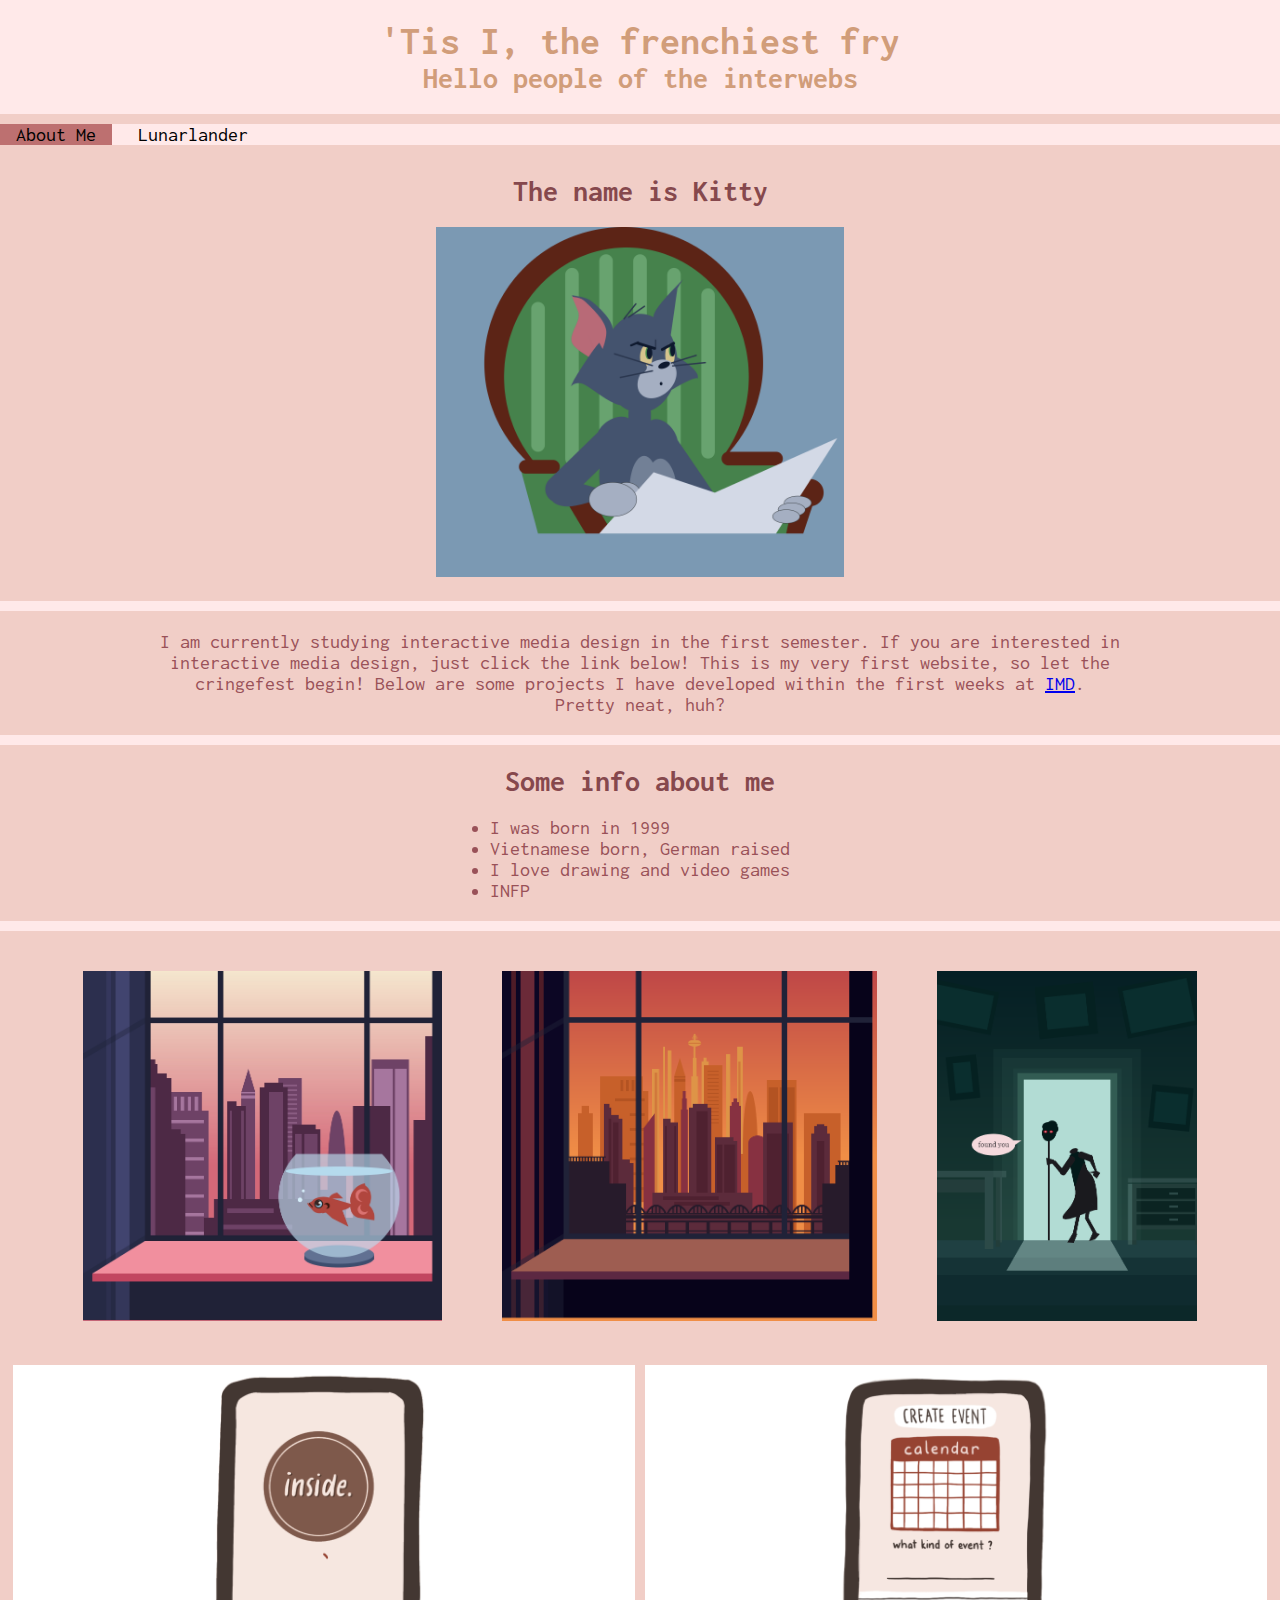
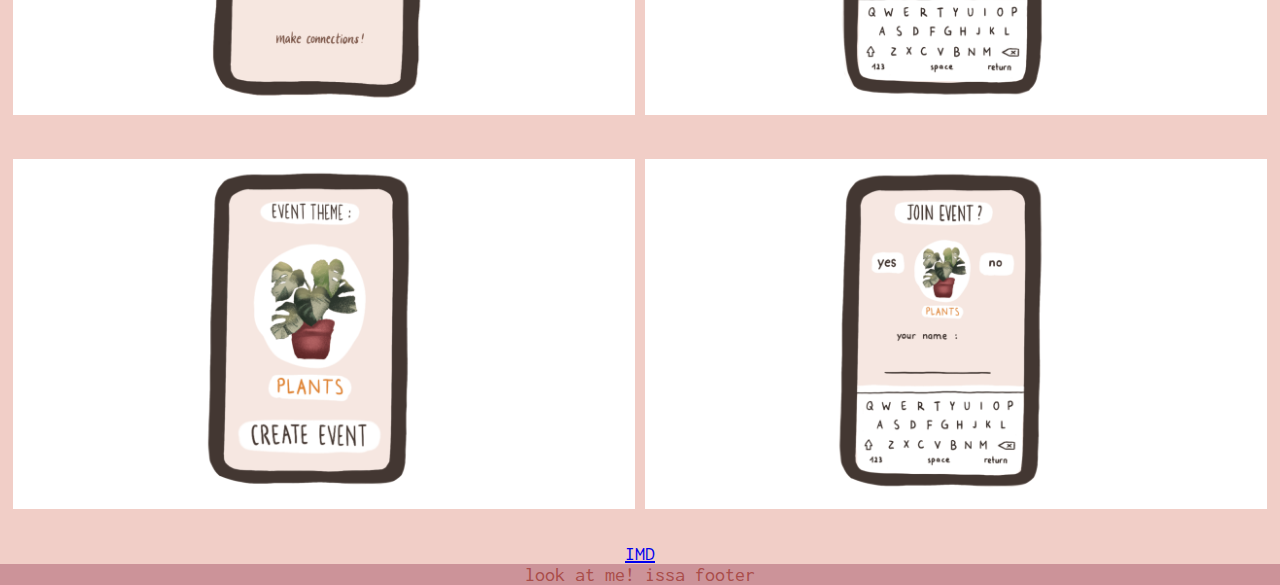
<file: index.html>
<!DOCTYPE html>
<html>

<head>
  <title>Hello Internet</title>
  <link rel="stylesheet" type="text/css" href="makemepretty.css">
</head>

<body>
  <!-- HEADER -->
  <div class="header">
    <h1>'Tis I, the frenchiest fry</h1>
    <h2>Hello people of the interwebs</h2>
  </div>


  <!-- NAV -->
  <ul class="navbar">
    <li><a class="active" href="index.html">About Me</a></li>
    <li><a href="lunarlander.html">Lunarlander</a></li>
  </ul>

  <div class="content">
    <h3>The name is Kitty</h3>
    <img class="pictures" src="assets/me.png" alt="selfie" />

    <hr>

    <div class="about-me-text"> I am currently studying interactive media design in the first semester. If you are
      interested in interactive
      media
      design, just click the link below! This is my very first website, so let the cringefest begin! Below are some
      projects I have developed within the first weeks at <a href="http://imd.mediencampus.h-da.de">IMD</a>. <br />
      Pretty neat, huh?
    </div>

    <hr>

    <h3>Some info about me</h3>
    <ul class="bullet-points">
      <li>I was born in 1999</li>
      <li>Vietnamese born, German raised</li>
      <li>I love drawing and video games</li>
      <li>INFP</li>

    </ul>


    <hr>

    <div class="artworks">

      <img class="margin-right" src="assets/fish.jpg" alt="img1" />
      <img class="margin-right" src="assets/stadt.png" alt="img2" />
      <img src="assets/sprechblase_halloween.png" alt="img3" />
      <br />
      <img class="margin-top" src="assets/Intro_Loading.gif" alt="img1" />
      <img class="margin-top" src="assets/Calendar_2.gif" alt="img1" />
      <img class="margin-top" src="assets/Create_Event.gif" alt="img1" />
      <img class="margin-top" src="assets/Nesrin_Joins_Event.gif" alt="img1" />

    </div>

  </div>

  <a href="http://imd.mediencampus.h-da.de">IMD</a>
  <footer>
    look at me! issa footer
  </footer>
</body>

</html>
</file>
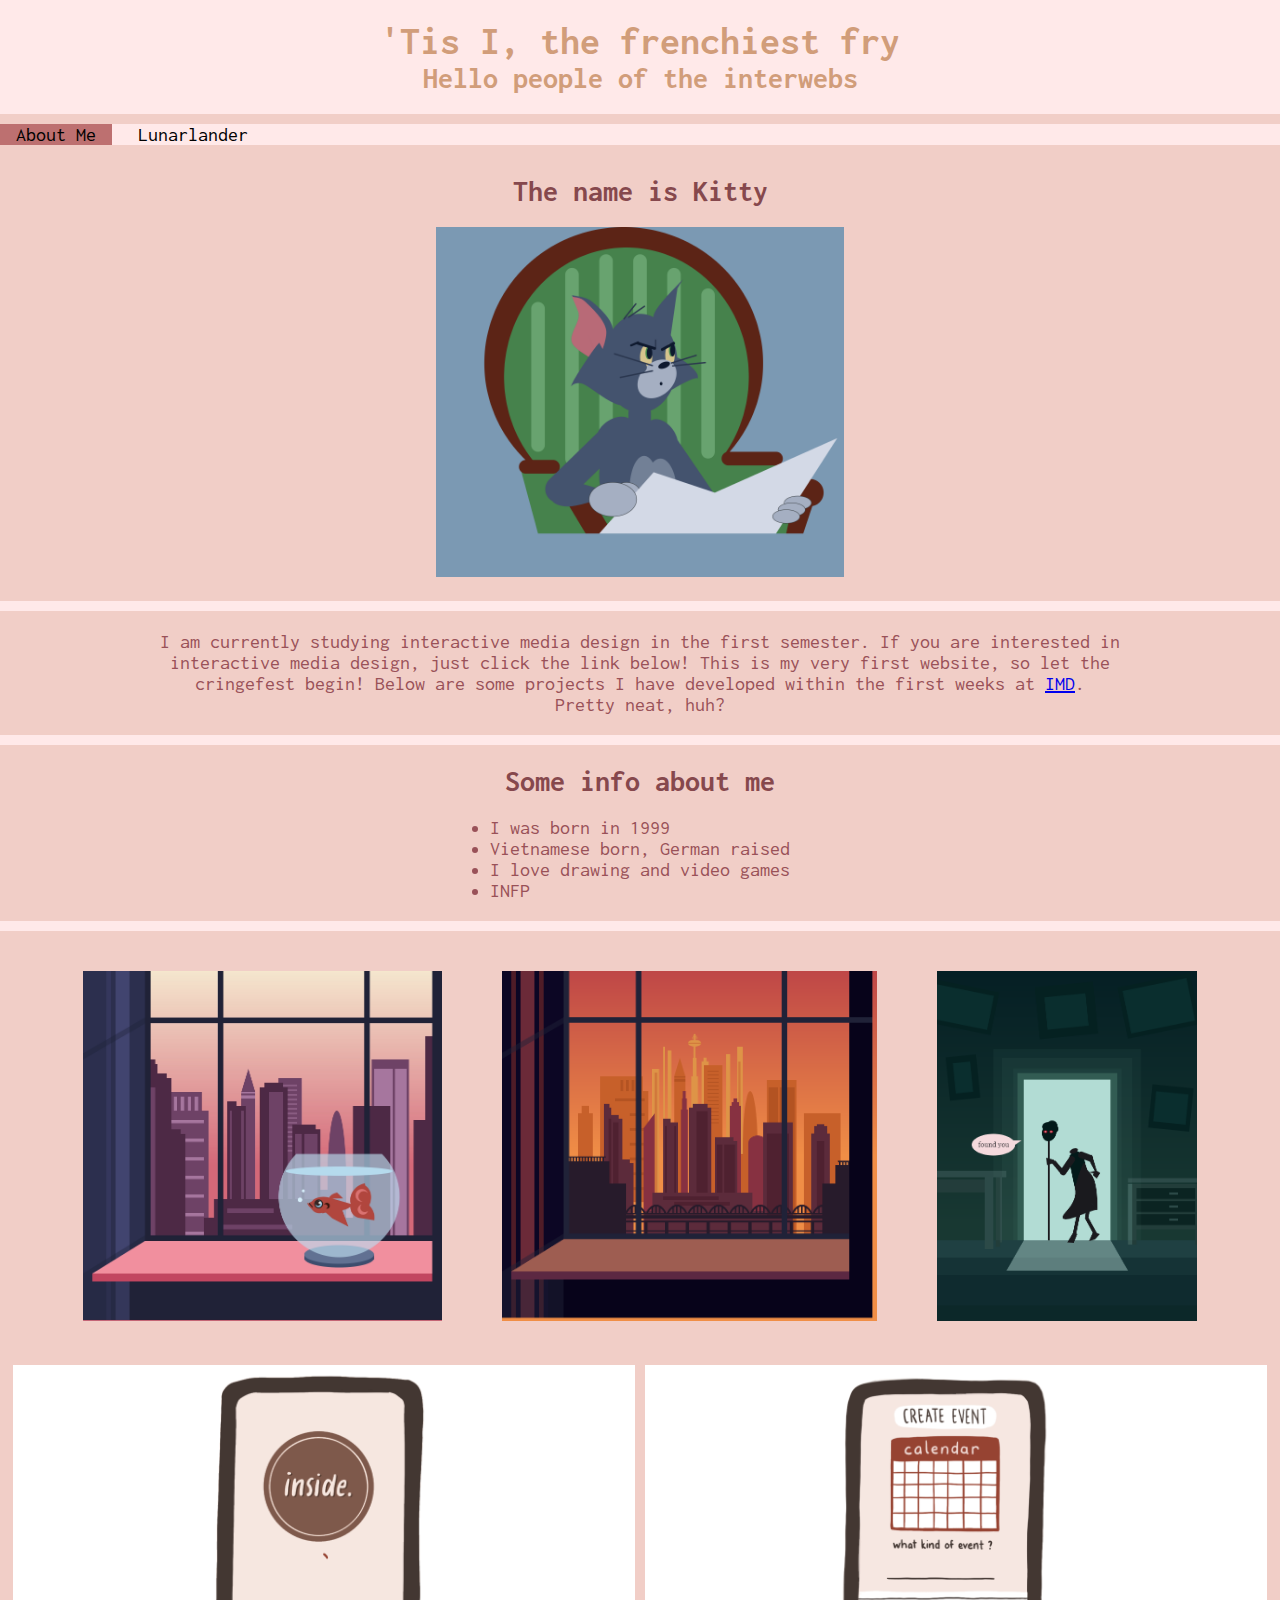
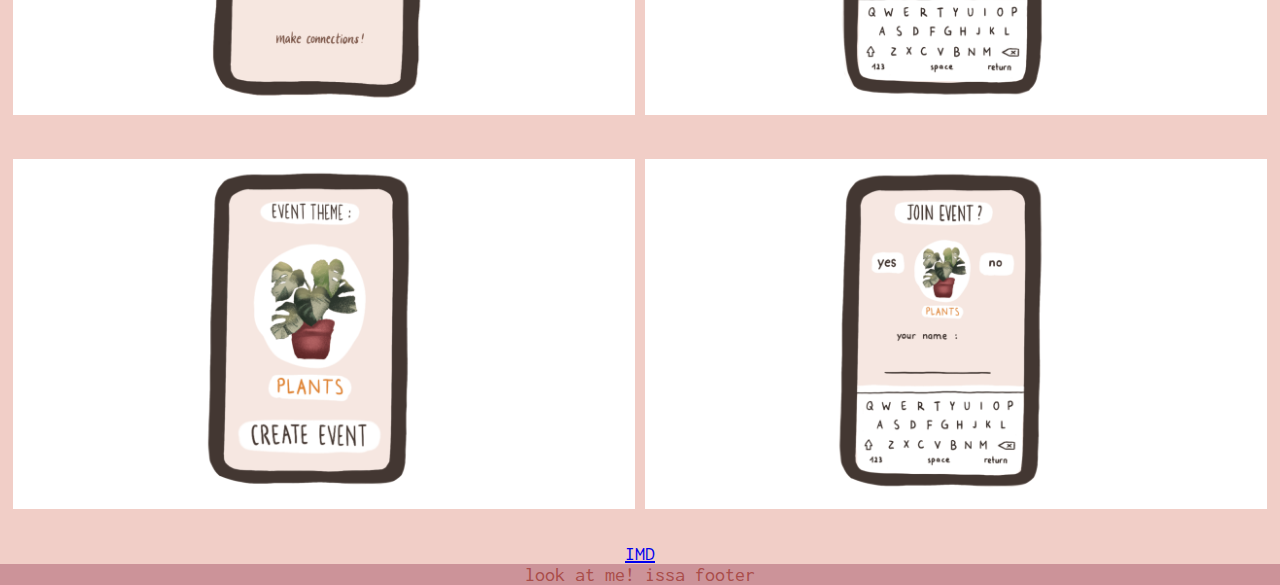
<file: aboutme.html>
<!DOCTYPE html>
<html>

<head>
  <title>Hello Internet</title>
  <link rel="stylesheet" type="text/css" href="makemepretty.css">
</head>

<body>
  <!-- HEADER -->
  <div class="header">
    <h1>'Tis I, the frenchiest fry</h1>
    <h2>Hello people of the interwebs</h2>
  </div>


  <!-- NAV -->
  <ul class="navbar">
    <li><a class="active" href="aboutme.html">About Me</a></li>
    <li><a href="lunarlander.html">Lunarlander</a></li>
  </ul>

  <div class="content">
    <h3>The name is Kitty</h3>
    <img class="pictures" src="assets/me.png" alt="selfie" />

    <hr>

    <div class="about-me-text"> I am currently studying interactive media design in the first semester. If you are
      interested in interactive
      media
      design, just click the link below! This is my very first website, so let the cringefest begin! Below are some
      projects I have developed within the first weeks at <a href="http://imd.mediencampus.h-da.de">IMD</a>. <br />
      Pretty neat, huh?
    </div>

    <hr>

    <h3>Some info about me</h3>
    <ul class="bullet-points">
      <li>I was born in 1999</li>
      <li>Vietnamese born, German raised</li>
      <li>I love drawing and video games</li>
      <li>INFP</li>

    </ul>


    <hr>

    <div class="artworks">

      <img class="margin-right" src="assets/fish.jpg" alt="img1" />
      <img class="margin-right" src="assets/stadt.png" alt="img2" />
      <img src="assets/sprechblase_halloween.png" alt="img3" />
      <br />
      <img class="margin-top" src="assets/Intro_Loading.gif" alt="img1" />
      <img class="margin-top" src="assets/Calendar_2.gif" alt="img1" />
      <img class="margin-top" src="assets/Create_Event.gif" alt="img1" />
      <img class="margin-top" src="assets/Nesrin_Joins_Event.gif" alt="img1" />

    </div>

  </div>

  <a href="http://imd.mediencampus.h-da.de">IMD</a>
  <footer>
    look at me! issa footer
  </footer>
</body>

</html>
</file>
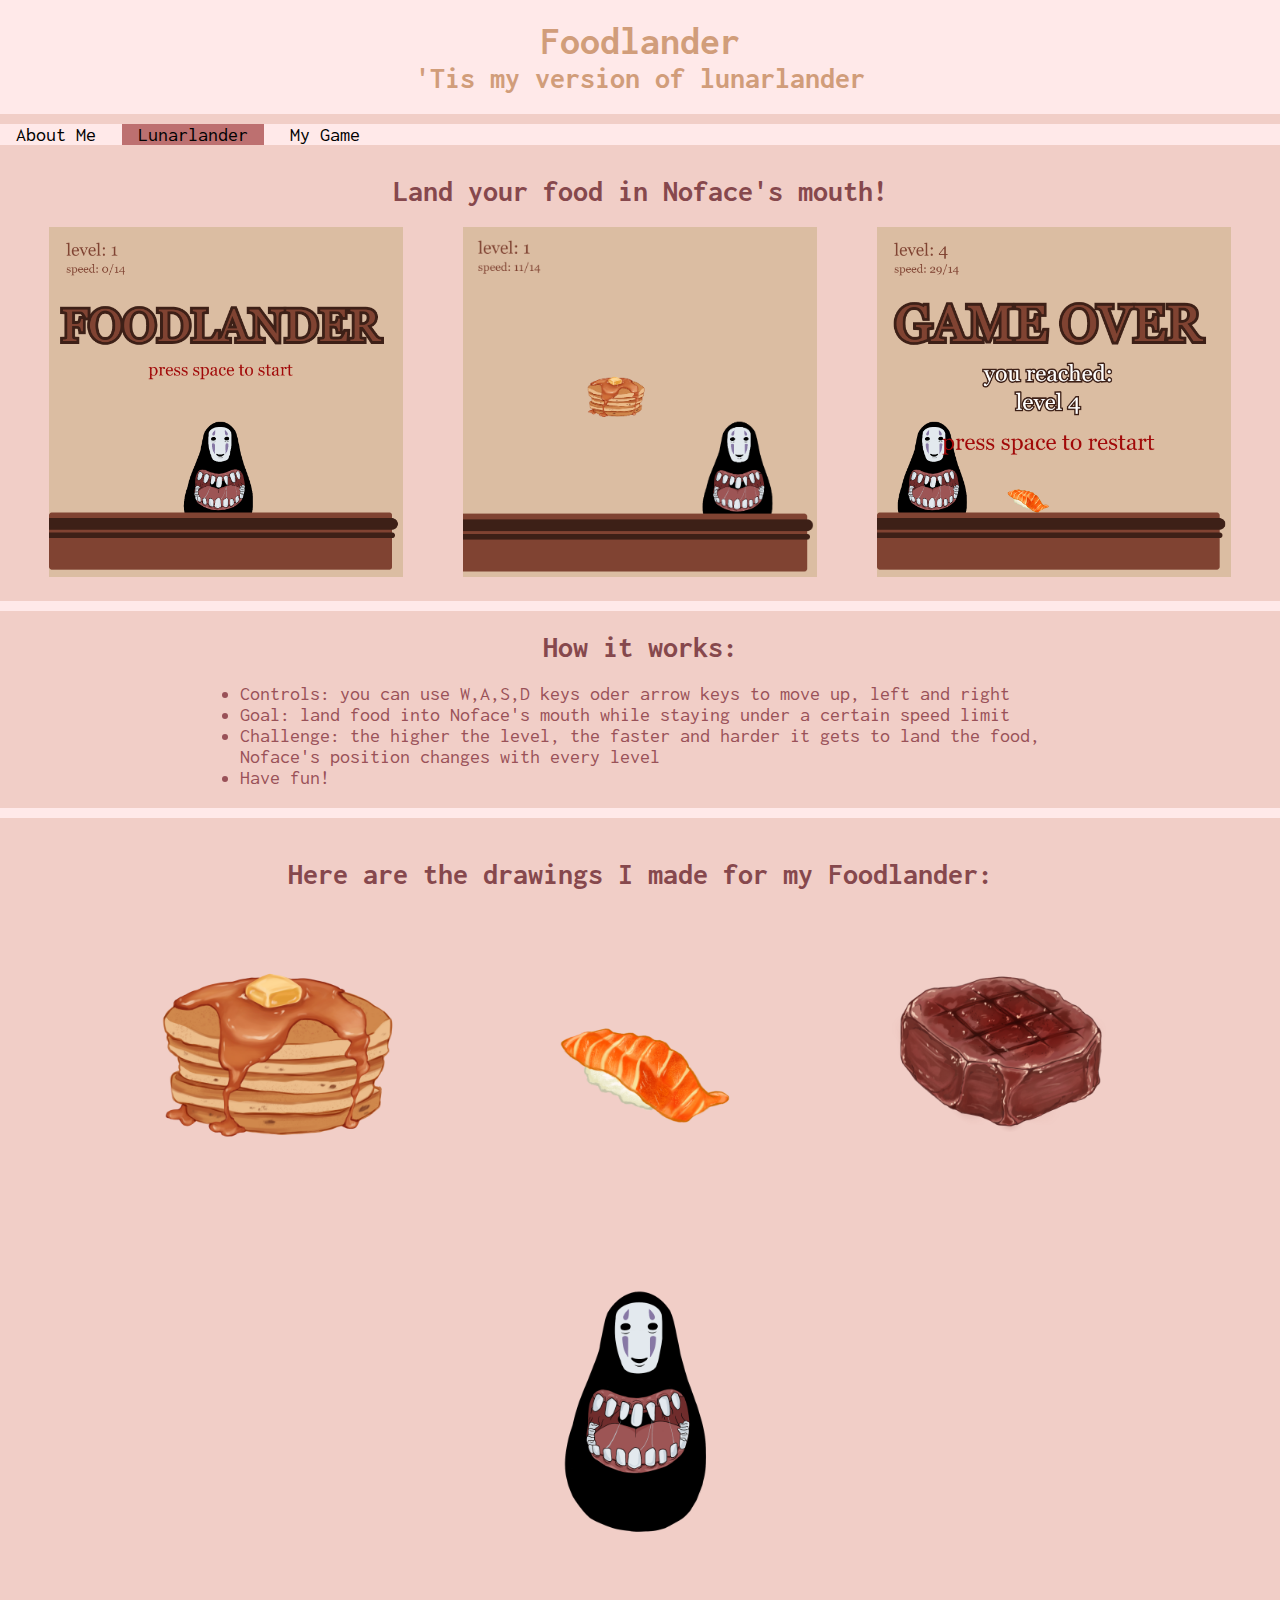
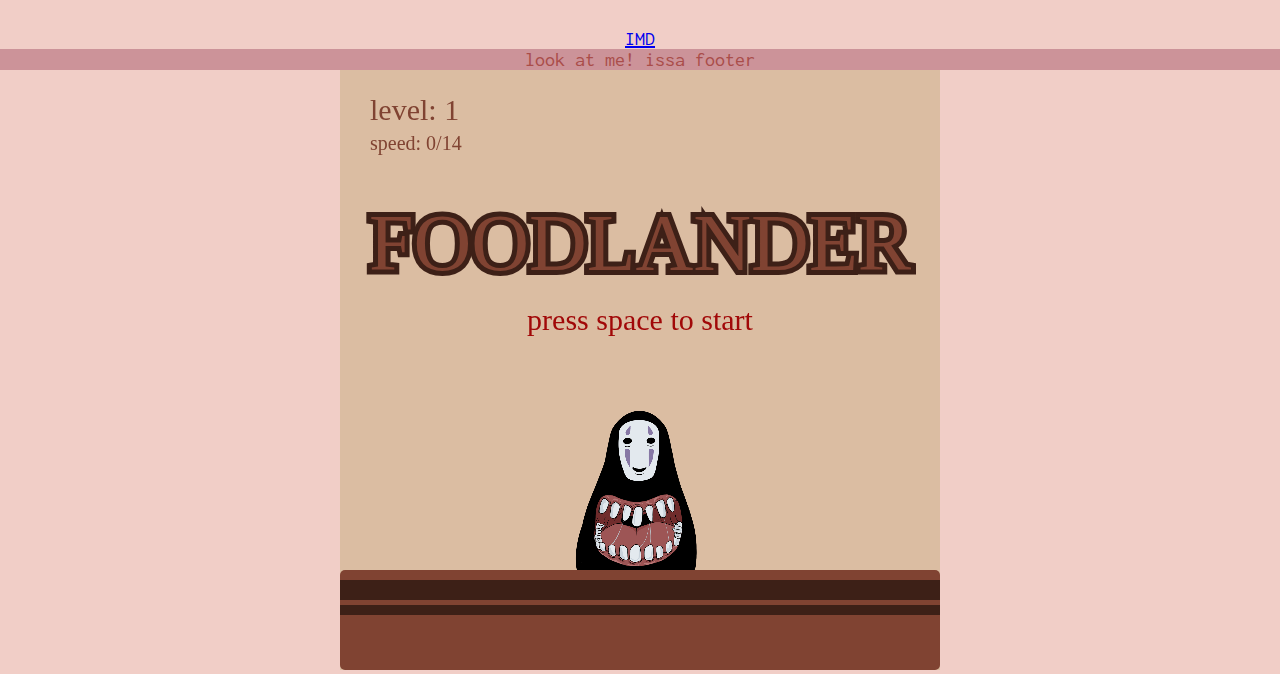
<file: lunarlander.html>
<!DOCTYPE html>
<html>

<head>
  <title>Lunar Lander</title>
  <script src="p5.min.js"></script>
  <script src="p5setup.js"></script>
  <script src="lunarlander.js"></script>
  <link rel="stylesheet" type="text/css" href="makemepretty.css">
  <link rel="stylesheet" type="text/css" href="style.css">
</head>

<body>
  <!-- HEADER -->
  <div class="header">
    <h1>Foodlander</h1>
    <h2>'Tis my version of lunarlander</h2>
  </div>


  <!-- NAV -->
  <ul class="navbar">
    <li><a href="index.html">About Me</a></li>
    <li><a class="active" href="lunarlander.html">Lunarlander</a></li>
    <li><a href="lunarlandergame.html">My Game</a></li>

  </ul>

  <div class="content">
    <h3>Land your food in Noface's mouth!</h3>
    <div class="pictures">
      <img class="margin-right" src="assets/foodlander1.png" alt="selfie" />
      <img class="margin-right" src="assets/foodlander3.png" alt="selfie" />
      <img src="assets/foodlander2.png" alt="selfie" />


    </div>

    <hr />


    <h3>How it works:</h3>
    <ul class="instructions">
      <li>Controls: you can use W,A,S,D keys oder arrow keys to move up, left and right</li>
      <li>Goal: land food into Noface's mouth while staying under a certain speed limit</li>
      <li>Challenge: the higher the level, the faster and harder it gets to land the food, Noface's position changes
        with every level</li>
      <li>Have fun!</li>
    </ul>

    <hr />

    <h3 class="margin-top">
      Here are the drawings I made for my Foodlander:
    </h3>
    <img src="assets/pancake.png" alt="img1" />
    <img src="assets/salmon.png" alt="img2" />
    <img src="assets/steak.png" alt="img3" />
    <br />
    <img src="assets/noface.png" alt="img3" />
  </div>


  <a href="http://imd.mediencampus.h-da.de">IMD</a>
  <footer>
    look at me! issa footer
  </footer>
</body>



</html>
</file>
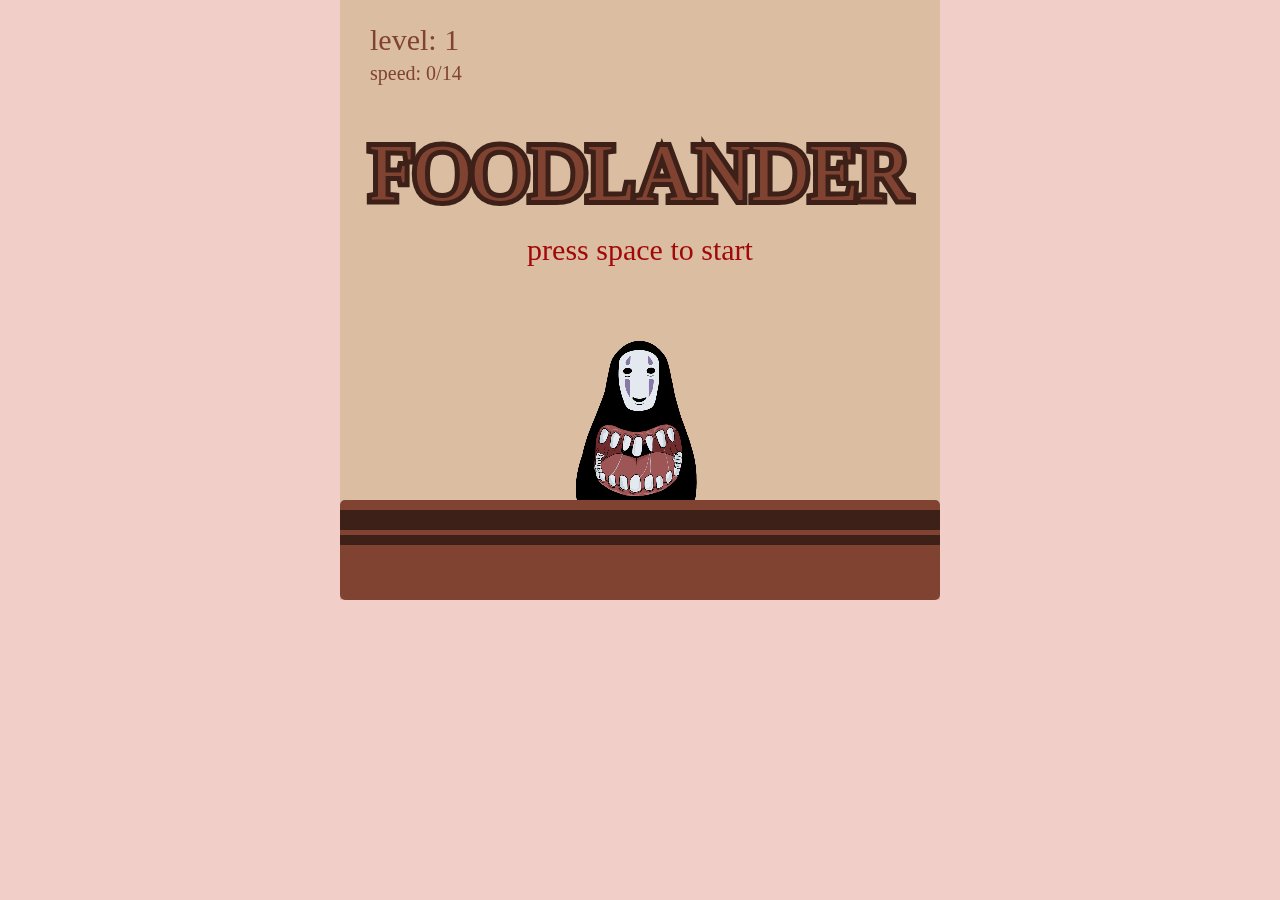
<file: lunarlandergame.html>
<!DOCTYPE html>
<html>

<head>
    <title>Lunar Lander</title>
    <script src="p5.min.js"></script>
    <script src="p5setup.js"></script>
    <script src="lunarlander.js"></script>
    <link rel="stylesheet" type="text/css" href="makemepretty.css">
    <link rel="stylesheet" type="text/css" href="style.css">
    <style>
        body {
            padding: 0;
            margin: 0;
        }
    </style>
</head>

<body></body>

</html>
</file>
<file: style.css>
body {
  padding: 0;
  margin: 0;
}
</file>
<file: makemepretty.css>
@import url("https://fonts.googleapis.com/css?family=Inconsolata&display=swap");


* { /*Style Reset*/
  margin: 0;
  padding: 0;
}

.pictures {
  padding-top: 20px;
}
.margin-right {
margin-right: 50px;
}

.instructions>li {
  text-align: left;
  color: rgb(153, 81, 88);
}

.instructions{
  margin-top: 20px;
  margin-left: auto;
  margin-right: auto;
  width: 800px;
}



.bullet-points>li {
  text-align: left;
  color: rgb(153, 81, 88)

}

.bullet-points{
  margin-top: 20px;
  margin-left: auto;
  margin-right: auto;
  width: 300px;
}

.about-me-text {
  width: 1000px; 
  margin-left: auto;
  margin-right: auto;
  color: rgb(153, 81, 88)

}

.header {
  color: rgb(209, 157, 122);
  background-color: rgb(255, 233, 233);
  margin-bottom: 10px;
  padding:20px;
}


body {
  background: rgb(241, 206, 199);
  font-size: 20px;
  font-family: Inconsolata, serif;
  text-align: center;
}

.content{
  margin-top: 30px;
  margin-bottom: 30px;

}

.navbar {
  text-align: left;
  list-style-type: none;
  overflow: hidden;
  background-color: rgb(255, 233, 233);
}

.navbar > li {
  display: inline;
}

h3 {
  color: rgb(134, 72, 77);
  font-size: 30px;
}

.navbar > li >  a {
  color: black;
  padding: 14px 16px;
  text-decoration: none;
}

.navbar > li > a:hover:not(.active) {
  background-color: rgb(189, 112, 112);
}

.active {
  background-color: rgb(189, 112, 112);
}

footer {
  background: rgb(204, 147, 153);
  color: rgb(170, 77, 74);
}

img {
  height: 350px;
}

.margin-top{
  margin-top: 40px;
}

hr{
border: none;
height:10px;
background-color: rgb(255, 233, 233);
margin-top: 20px;
margin-bottom: 20px;
}

.artworks {
  margin-top: 40px;
}
</file>
